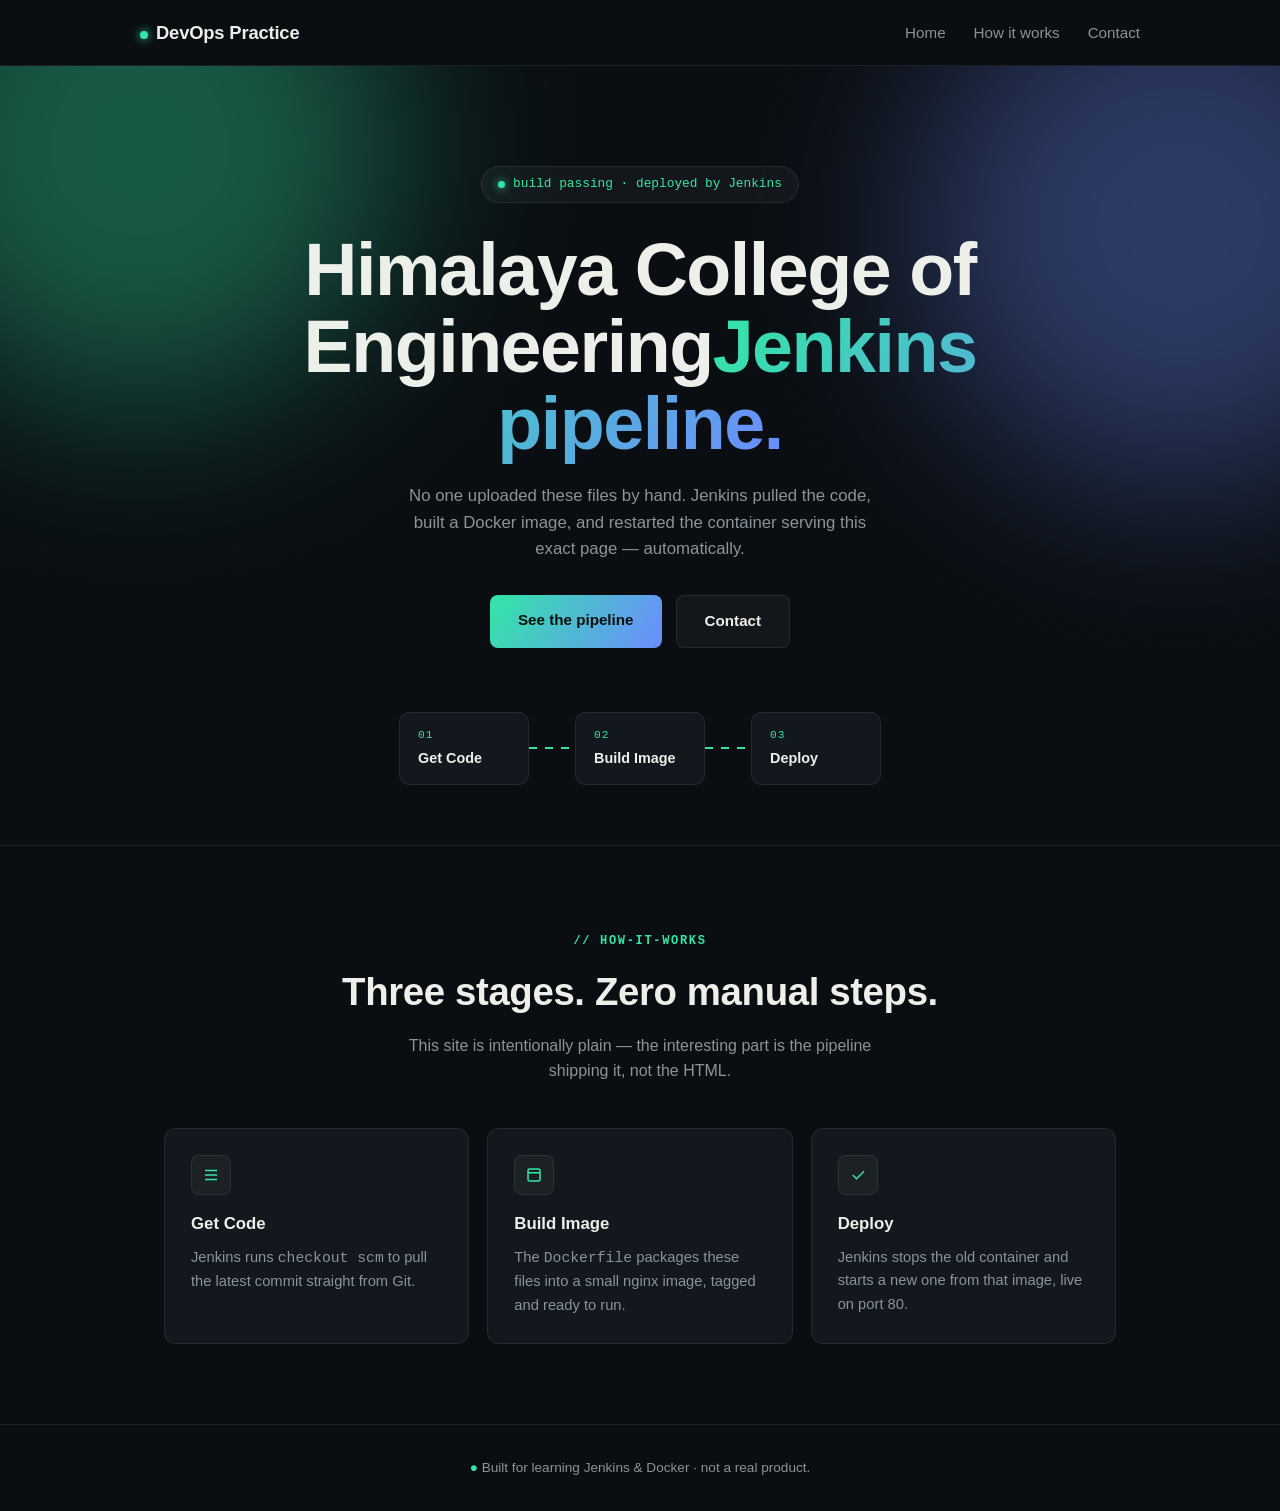
<file: index.html>
<!DOCTYPE html>
<html lang="en">

<head>
  <meta charset="UTF-8">
  <meta name="viewport" content="width=device-width, initial-scale=1.0">
  <link rel="stylesheet" href="style.css">
  <title>DevOps Practice Site</title>
</head>

<body>

  <!-- Header / Navigation -->
  <header>
    <div class="container nav-bar">
      <div class="brand"><span class="dot"></span>DevOps Practice</div>

      <button class="menu-toggle" id="menuToggle" aria-label="Open menu">
        <span></span><span></span><span></span>
      </button>

      <ul class="nav-links" id="navLinks">
        <li><a href="#home">Home</a></li>
        <li><a href="#about">How it works</a></li>
        <li><a href="contact.html">Contact</a></li>
      </ul>
    </div>
  </header>

  <!-- Hero -->
  <section id="home" class="hero">
    <div class="aurora one"></div>
    <div class="aurora two"></div>

    <div class="container hero-content">
      <span class="status-badge"><span class="status-dot"></span>build passing · deployed by Jenkins</span>

      <h1>Himalaya College of Engineering<span class="gradient-text">Jenkins pipeline.</span></h1>

      <p>
        No one uploaded these files by hand. Jenkins pulled the code, built a Docker image,
        and restarted the container serving this exact page — automatically.
      </p>

      <div class="btn-row">
        <a href="#about" class="btn btn-primary">See the pipeline</a>
        <a href="contact.html" class="btn btn-ghost">Contact</a>
      </div>

      <!-- Pipeline strip -->
      <div class="pipeline">
        <div class="pipe-step">
          <div class="num">01</div>
          <div class="label">Get Code</div>
        </div>
        <div class="pipe-connector"></div>
        <div class="pipe-step">
          <div class="num">02</div>
          <div class="label">Build Image</div>
        </div>
        <div class="pipe-connector"></div>
        <div class="pipe-step">
          <div class="num">03</div>
          <div class="label">Deploy</div>
        </div>
      </div>
    </div>
  </section>

  <!-- About / How it works -->
  <section id="about">
    <div class="container">
      <div class="section-head">
        <span class="eyebrow">// how-it-works</span>
        <h2>Three stages. Zero manual steps.</h2>
        <p>This site is intentionally plain — the interesting part is the pipeline shipping it, not the HTML.</p>
      </div>

      <div class="card-grid">
        <div class="card">
          <div class="icon">
            <svg width="18" height="18" viewBox="0 0 24 24" fill="none" stroke="currentColor" stroke-width="2">
              <path d="M4 12h16M4 6h16M4 18h16"/>
            </svg>
          </div>
          <h3>Get Code</h3>
          <p>Jenkins runs <code>checkout scm</code> to pull the latest commit straight from Git.</p>
        </div>
        <div class="card">
          <div class="icon">
            <svg width="18" height="18" viewBox="0 0 24 24" fill="none" stroke="currentColor" stroke-width="2">
              <rect x="4" y="4" width="16" height="16" rx="2"/>
              <path d="M4 9h16"/>
            </svg>
          </div>
          <h3>Build Image</h3>
          <p>The <code>Dockerfile</code> packages these files into a small nginx image, tagged and ready to run.</p>
        </div>
        <div class="card">
          <div class="icon">
            <svg width="18" height="18" viewBox="0 0 24 24" fill="none" stroke="currentColor" stroke-width="2">
              <path d="M5 12l5 5L20 7"/>
            </svg>
          </div>
          <h3>Deploy</h3>
          <p>Jenkins stops the old container and starts a new one from that image, live on port 80.</p>
        </div>
      </div>
    </div>
  </section>

  <!-- Footer -->
  <footer>
    <div class="container">
      <p><span class="dot">●</span> Built for learning Jenkins &amp; Docker · not a real product.</p>
    </div>
  </footer>

  <script src="app.js"></script>
</body>

</html>
</file>
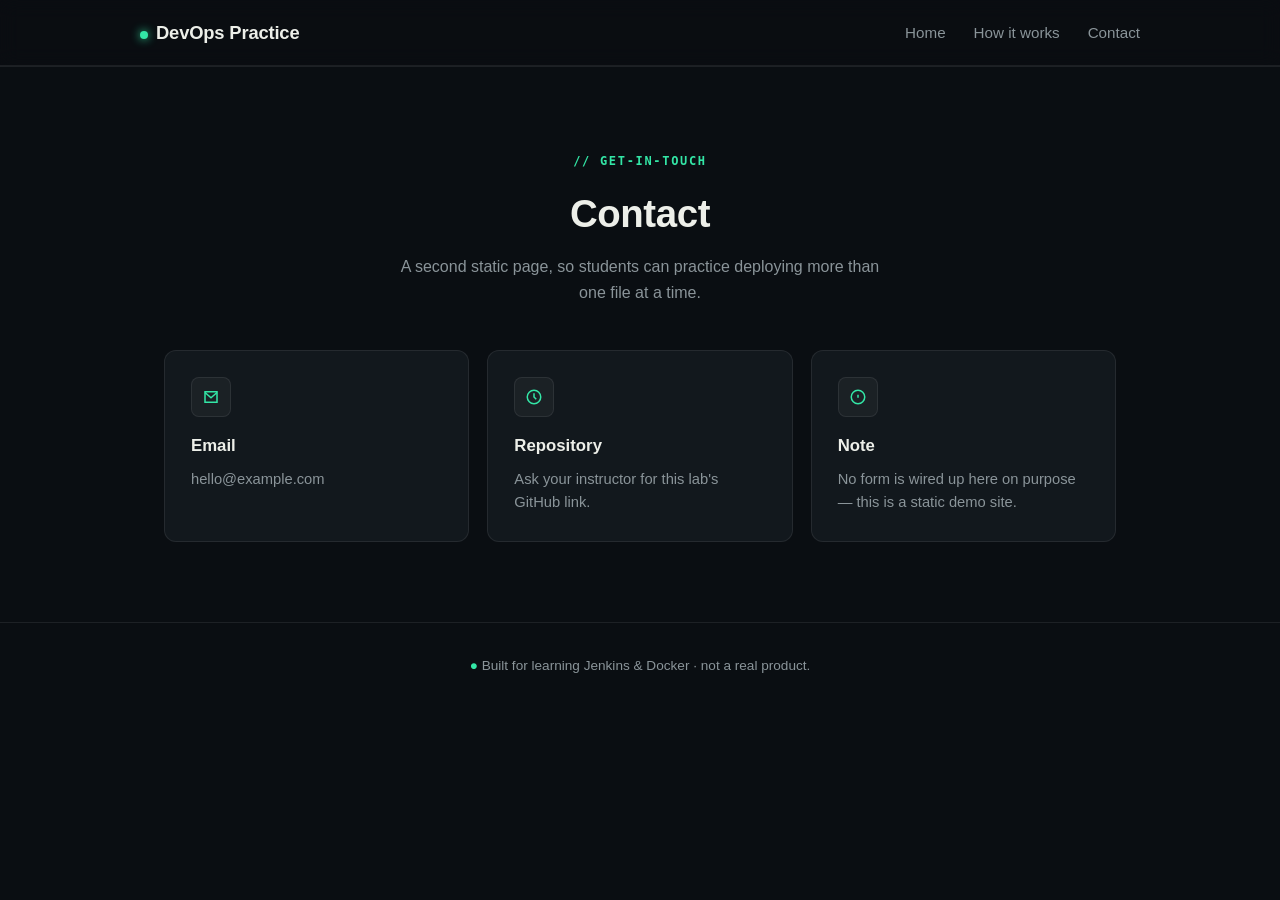
<file: contact.html>
<!DOCTYPE html>
<html lang="en">

<head>
  <meta charset="UTF-8">
  <meta name="viewport" content="width=device-width, initial-scale=1.0">
  <link rel="stylesheet" href="style.css">
  <title>Contact — DevOps Practice Site</title>
</head>

<body>

  <!-- Header / Navigation -->
  <header>
    <div class="container nav-bar">
      <div class="brand"><span class="dot"></span>DevOps Practice</div>

      <button class="menu-toggle" id="menuToggle" aria-label="Open menu">
        <span></span><span></span><span></span>
      </button>

      <ul class="nav-links" id="navLinks">
        <li><a href="index.html">Home</a></li>
        <li><a href="index.html#about">How it works</a></li>
        <li><a href="contact.html">Contact</a></li>
      </ul>
    </div>
  </header>

  <section>
    <div class="container">
      <div class="section-head">
        <span class="eyebrow">// get-in-touch</span>
        <h2>Contact</h2>
        <p>A second static page, so students can practice deploying more than one file at a time.</p>
      </div>

      <div class="card-grid">
        <div class="card">
          <div class="icon">
            <svg width="18" height="18" viewBox="0 0 24 24" fill="none" stroke="currentColor" stroke-width="2">
              <path d="M4 5h16v14H4z"/><path d="M4 6l8 7 8-7"/>
            </svg>
          </div>
          <h3>Email</h3>
          <p>hello@example.com</p>
        </div>
        <div class="card">
          <div class="icon">
            <svg width="18" height="18" viewBox="0 0 24 24" fill="none" stroke="currentColor" stroke-width="2">
              <circle cx="12" cy="12" r="9"/><path d="M12 7v5l3 3"/>
            </svg>
          </div>
          <h3>Repository</h3>
          <p>Ask your instructor for this lab's GitHub link.</p>
        </div>
        <div class="card">
          <div class="icon">
            <svg width="18" height="18" viewBox="0 0 24 24" fill="none" stroke="currentColor" stroke-width="2">
              <path d="M12 9v4M12 17h.01"/><circle cx="12" cy="12" r="9"/>
            </svg>
          </div>
          <h3>Note</h3>
          <p>No form is wired up here on purpose — this is a static demo site.</p>
        </div>
      </div>
    </div>
  </section>

  <footer>
    <div class="container">
      <p><span class="dot">●</span> Built for learning Jenkins &amp; Docker · not a real product.</p>
    </div>
  </footer>

  <script src="app.js"></script>
</body>

</html>
</file>
<file: style.css>
/* ============================================================
   DevOps Practice Site — dark, "shipped by Jenkins" theme
   Sections are labeled so you can find your way around fast.
   ============================================================ */

* {
  margin: 0;
  padding: 0;
  box-sizing: border-box;
}

:root {
  --bg: #0a0e12;          /* page background */
  --bg-raised: #12181d;   /* cards / header */
  --glass: rgba(255, 255, 255, 0.04);
  --ink: #edefe9;         /* primary text */
  --muted: #8a9499;       /* secondary text */
  --accent: #33e6a6;      /* mint — "build passing" green */
  --accent-2: #6c8cff;    /* cool blue, paired with accent for gradients */
  --line: rgba(255, 255, 255, 0.08);
  --mono: ui-monospace, SFMono-Regular, "SF Mono", Menlo, Consolas, monospace;
}

html {
  scroll-behavior: smooth;
}

body {
  background: var(--bg);
  color: var(--ink);
  font-family: -apple-system, "Segoe UI", Roboto, Helvetica, Arial, sans-serif;
  line-height: 1.6;
  overflow-x: hidden;
}

a {
  color: inherit;
  text-decoration: none;
}

.container {
  max-width: 1000px;
  margin: 0 auto;
  padding: 0 24px;
}

.eyebrow {
  font-family: var(--mono);
  text-transform: uppercase;
  letter-spacing: 0.14em;
  font-size: 0.75rem;
  font-weight: 600;
  color: var(--accent);
}

.gradient-text {
  background: linear-gradient(120deg, var(--accent), var(--accent-2));
  -webkit-background-clip: text;
  background-clip: text;
  color: transparent;
}

/* ---------- Header ---------- */
header {
  position: sticky;
  top: 0;
  z-index: 20;
  background: rgba(10, 14, 18, 0.7);
  backdrop-filter: blur(10px);
  border-bottom: 1px solid var(--line);
}

.nav-bar {
  display: flex;
  align-items: center;
  justify-content: space-between;
  padding: 18px 0;
}

.brand {
  font-weight: 800;
  font-size: 1.15rem;
  letter-spacing: -0.01em;
}

.brand .dot {
  display: inline-block;
  width: 8px;
  height: 8px;
  border-radius: 50%;
  background: var(--accent);
  box-shadow: 0 0 10px var(--accent);
  margin-right: 8px;
}

.nav-links {
  display: flex;
  align-items: center;
  gap: 28px;
  list-style: none;
}

.nav-links a {
  color: var(--muted);
  font-size: 0.95rem;
  font-weight: 500;
  transition: color 0.2s ease;
}

.nav-links a:hover,
.nav-links a:focus-visible {
  color: var(--ink);
}

.menu-toggle {
  display: none;
  flex-direction: column;
  gap: 5px;
  background: none;
  border: none;
  cursor: pointer;
  padding: 6px;
}

.menu-toggle span {
  width: 22px;
  height: 2px;
  background: var(--ink);
}

/* ---------- Hero ---------- */
.hero {
  position: relative;
  padding: 100px 0 60px;
  text-align: center;
  overflow: hidden;
}

/* Two soft blurred blobs that drift slowly behind the hero text */
.aurora {
  position: absolute;
  width: 520px;
  height: 520px;
  border-radius: 50%;
  filter: blur(90px);
  opacity: 0.35;
  z-index: 0;
  pointer-events: none;
}

.aurora.one {
  background: var(--accent);
  top: -180px;
  left: -120px;
  animation: drift-one 16s ease-in-out infinite;
}

.aurora.two {
  background: var(--accent-2);
  top: -100px;
  right: -160px;
  animation: drift-two 20s ease-in-out infinite;
}

@keyframes drift-one {
  0%, 100% { transform: translate(0, 0); }
  50%      { transform: translate(60px, 40px); }
}

@keyframes drift-two {
  0%, 100% { transform: translate(0, 0); }
  50%      { transform: translate(-50px, 30px); }
}

.hero-content {
  position: relative;
  z-index: 1;
}

.status-badge {
  display: inline-flex;
  align-items: center;
  gap: 8px;
  font-family: var(--mono);
  font-size: 0.8rem;
  color: var(--accent);
  background: var(--glass);
  border: 1px solid var(--line);
  padding: 7px 16px;
  border-radius: 999px;
  margin-bottom: 28px;
}

.status-dot {
  width: 7px;
  height: 7px;
  border-radius: 50%;
  background: var(--accent);
  box-shadow: 0 0 8px var(--accent);
  animation: pulse 2s ease-in-out infinite;
}

@keyframes pulse {
  0%, 100% { opacity: 1; }
  50%      { opacity: 0.35; }
}

.hero h1 {
  font-size: clamp(2.4rem, 5vw + 1rem, 4.6rem);
  font-weight: 800;
  letter-spacing: -0.02em;
  line-height: 1.05;
  margin-bottom: 20px;
  text-wrap: balance;
}

.hero p {
  color: var(--muted);
  max-width: 52ch;
  margin: 0 auto 32px;
  font-size: 1.05rem;
}

.btn-row {
  display: flex;
  gap: 14px;
  justify-content: center;
  flex-wrap: wrap;
}

.btn {
  display: inline-block;
  padding: 13px 28px;
  border-radius: 8px;
  font-weight: 600;
  font-size: 0.95rem;
  transition: transform 0.15s ease, opacity 0.15s ease;
}

.btn:hover {
  transform: translateY(-1px);
}

.btn-primary {
  background: linear-gradient(120deg, var(--accent), var(--accent-2));
  color: #06110d;
}

.btn-ghost {
  background: var(--glass);
  border: 1px solid var(--line);
  color: var(--ink);
}

/* ---------- Pipeline strip ---------- */
.pipeline {
  position: relative;
  z-index: 1;
  display: flex;
  align-items: center;
  justify-content: center;
  gap: 0;
  margin-top: 64px;
  flex-wrap: wrap;
}

.pipe-step {
  background: var(--bg-raised);
  border: 1px solid var(--line);
  border-radius: 10px;
  padding: 14px 18px;
  min-width: 130px;
  text-align: left;
}

.pipe-step .num {
  font-family: var(--mono);
  font-size: 0.7rem;
  color: var(--accent);
  letter-spacing: 0.1em;
}

.pipe-step .label {
  font-weight: 600;
  font-size: 0.9rem;
  margin-top: 2px;
}

.pipe-connector {
  width: 46px;
  height: 2px;
  background: repeating-linear-gradient(
    90deg,
    var(--accent) 0 8px,
    transparent 8px 16px
  );
  background-size: 32px 2px;
  animation: flow 1s linear infinite;
  flex-shrink: 0;
}

@keyframes flow {
  to { background-position: -32px 0; }
}

/* ---------- Sections ---------- */
section:not(.hero) {
  padding: 80px 0;
  border-top: 1px solid var(--line);
}

.section-head {
  text-align: center;
  margin-bottom: 44px;
}

.section-head h2 {
  font-size: clamp(1.6rem, 2.5vw + 1rem, 2.4rem);
  font-weight: 800;
  letter-spacing: -0.01em;
  margin-top: 10px;
}

.section-head p {
  color: var(--muted);
  max-width: 55ch;
  margin: 10px auto 0;
}

/* ---------- Cards ---------- */
.card-grid {
  display: grid;
  grid-template-columns: 1fr;
  gap: 18px;
}

.card {
  background: var(--bg-raised);
  border: 1px solid var(--line);
  border-radius: 12px;
  padding: 26px;
  opacity: 0;
  transform: translateY(16px);
  transition: opacity 0.5s ease, transform 0.5s ease;
}

.card.in-view {
  opacity: 1;
  transform: translateY(0);
}

.card .icon {
  width: 40px;
  height: 40px;
  border-radius: 8px;
  background: var(--glass);
  border: 1px solid var(--line);
  display: flex;
  align-items: center;
  justify-content: center;
  margin-bottom: 16px;
  color: var(--accent);
}

.card h3 {
  font-size: 1.05rem;
  margin-bottom: 8px;
}

.card p {
  color: var(--muted);
  font-size: 0.92rem;
}

/* ---------- Footer ---------- */
footer {
  padding: 32px 0;
  text-align: center;
  color: var(--muted);
  font-size: 0.85rem;
  border-top: 1px solid var(--line);
}

footer .dot {
  color: var(--accent);
}

/* ---------- Reduced motion ---------- */
@media (prefers-reduced-motion: reduce) {
  .aurora,
  .status-dot,
  .pipe-connector {
    animation: none !important;
  }
  .card {
    opacity: 1;
    transform: none;
    transition: none;
  }
}

/* ---------- Small screens ---------- */
@media (max-width: 640px) {
  .nav-links {
    display: none;
    position: absolute;
    top: 100%;
    left: 0;
    right: 0;
    background: var(--bg-raised);
    flex-direction: column;
    align-items: flex-start;
    gap: 4px;
    padding: 16px 24px;
    border-bottom: 1px solid var(--line);
  }

  .nav-links.open {
    display: flex;
  }

  .nav-links a {
    padding: 8px 0;
  }

  .menu-toggle {
    display: flex;
  }

  .pipeline {
    flex-direction: column;
    align-items: stretch;
  }

  .pipe-connector {
    width: 2px;
    height: 26px;
    margin: 0 auto;
    background: repeating-linear-gradient(
      180deg,
      var(--accent) 0 8px,
      transparent 8px 16px
    );
    background-size: 2px 32px;
    animation: flow-vertical 1s linear infinite;
  }

  @keyframes flow-vertical {
    to { background-position: 0 -32px; }
  }
}

/* ---------- Tablet and up ---------- */
@media (min-width: 640px) {
  .card-grid {
    grid-template-columns: repeat(3, 1fr);
  }
}
</file>
